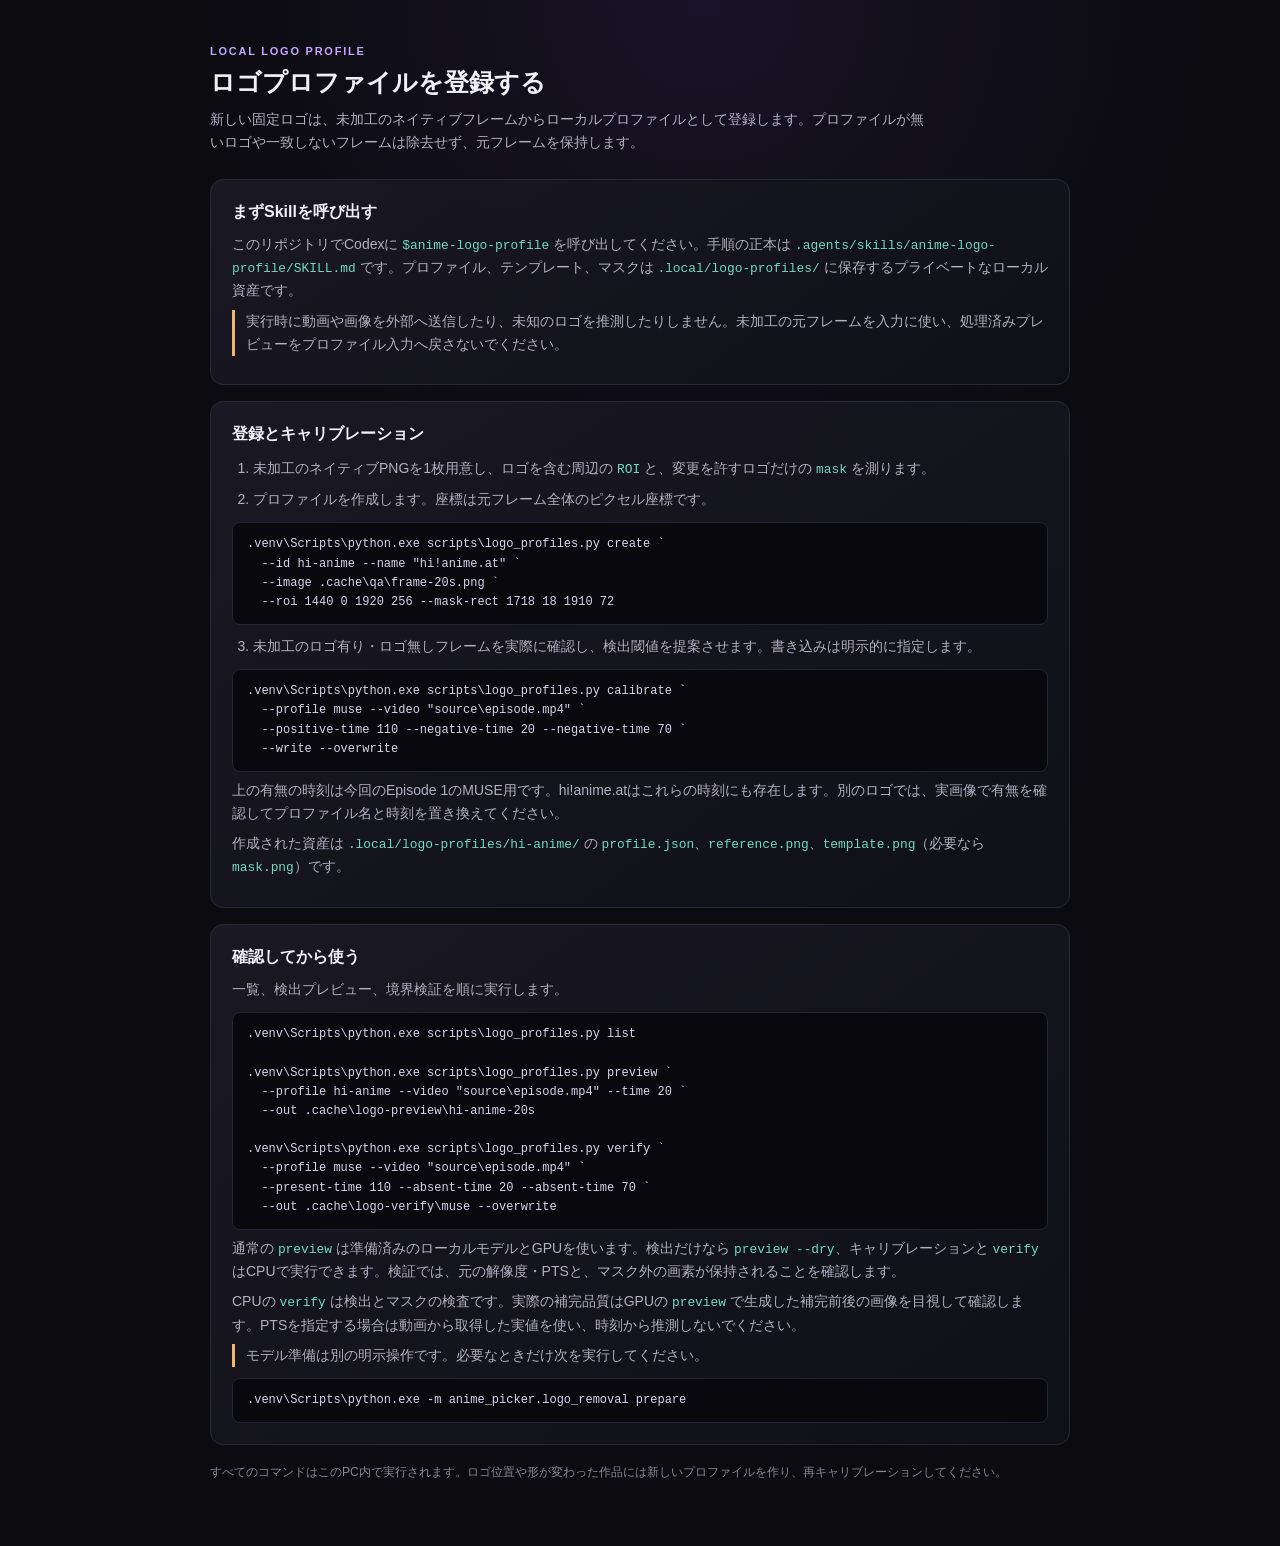
<file: anime_picker/static/logo-help.html>
<!doctype html>
<html lang="ja">
<head>
  <meta charset="utf-8">
  <meta name="viewport" content="width=device-width, initial-scale=1">
  <title>ロゴプロファイル登録 | ANIME FRAME PICKER</title>
  <style>
    :root { color-scheme: dark; --bg: #0b0b10; --panel: #15151e; --line: #2a2938; --text: #f1f0f7; --soft: #b2afc1; --muted: #898497; --purple: #c4a6ff; --mint: #70d9c2; --amber: #f1b56c; }
    * { box-sizing: border-box; }
    body { margin: 0; min-height: 100vh; background: radial-gradient(circle at 55% 0, rgba(110,73,178,.14), transparent 32rem), var(--bg); color: var(--text); font: 14px/1.65 "Yu Gothic UI", "Meiryo UI", "Segoe UI", sans-serif; }
    main { width: min(860px, calc(100% - 32px)); margin: 0 auto; padding: 42px 0 64px; }
    .eyebrow { color: var(--purple); font-size: 11px; letter-spacing: .16em; font-weight: 700; }
    h1 { margin: 7px 0 10px; font-size: 25px; line-height: 1.25; }
    h2 { margin: 0 0 8px; font-size: 16px; }
    p { margin: 7px 0; color: var(--soft); }
    .intro { max-width: 720px; margin-bottom: 24px; }
    section { margin-top: 16px; padding: 19px 21px 21px; border: 1px solid var(--line); border-radius: 13px; background: linear-gradient(145deg, rgba(26,25,36,.98), rgba(16,16,23,.98)); }
    ol { margin: 10px 0 0 21px; padding: 0; color: var(--soft); }
    li + li { margin-top: 8px; }
    code { color: var(--mint); font-family: Consolas, "Cascadia Code", monospace; font-size: .92em; }
    pre { margin: 11px 0 0; overflow-x: auto; padding: 12px 14px; border: 1px solid #252435; border-radius: 8px; background: #08080d; color: #d9d3ed; font: 12px/1.6 Consolas, "Cascadia Code", monospace; white-space: pre-wrap; }
    .note { border-left: 3px solid var(--amber); padding-left: 11px; }
    .local { color: var(--mint); }
    .path { overflow-wrap: anywhere; }
    footer { margin-top: 18px; color: var(--muted); font-size: 12px; }
  </style>
</head>
<body>
  <main>
    <div class="eyebrow">LOCAL LOGO PROFILE</div>
    <h1>ロゴプロファイルを登録する</h1>
    <p class="intro">新しい固定ロゴは、未加工のネイティブフレームからローカルプロファイルとして登録します。プロファイルが無いロゴや一致しないフレームは除去せず、元フレームを保持します。</p>

    <section>
      <h2>まずSkillを呼び出す</h2>
      <p>このリポジトリでCodexに <code>$anime-logo-profile</code> を呼び出してください。手順の正本は <code class="path">.agents/skills/anime-logo-profile/SKILL.md</code> です。プロファイル、テンプレート、マスクは <code>.local/logo-profiles/</code> に保存するプライベートなローカル資産です。</p>
      <p class="note">実行時に動画や画像を外部へ送信したり、未知のロゴを推測したりしません。未加工の元フレームを入力に使い、処理済みプレビューをプロファイル入力へ戻さないでください。</p>
    </section>

    <section>
      <h2>登録とキャリブレーション</h2>
      <ol>
        <li>未加工のネイティブPNGを1枚用意し、ロゴを含む周辺の <code>ROI</code> と、変更を許すロゴだけの <code>mask</code> を測ります。</li>
        <li>プロファイルを作成します。座標は元フレーム全体のピクセル座標です。</li>
      </ol>
      <pre>.venv\Scripts\python.exe scripts\logo_profiles.py create `
  --id hi-anime --name "hi!anime.at" `
  --image .cache\qa\frame-20s.png `
  --roi 1440 0 1920 256 --mask-rect 1718 18 1910 72</pre>
      <ol start="3">
        <li>未加工のロゴ有り・ロゴ無しフレームを実際に確認し、検出閾値を提案させます。書き込みは明示的に指定します。</li>
      </ol>
      <pre>.venv\Scripts\python.exe scripts\logo_profiles.py calibrate `
  --profile muse --video "source\episode.mp4" `
  --positive-time 110 --negative-time 20 --negative-time 70 `
  --write --overwrite</pre>
      <p>上の有無の時刻は今回のEpisode 1のMUSE用です。hi!anime.atはこれらの時刻にも存在します。別のロゴでは、実画像で有無を確認してプロファイル名と時刻を置き換えてください。</p>
      <p>作成された資産は <code class="path">.local/logo-profiles/hi-anime/</code> の <code>profile.json</code>、<code>reference.png</code>、<code>template.png</code>（必要なら <code>mask.png</code>）です。</p>
    </section>

    <section>
      <h2>確認してから使う</h2>
      <p>一覧、検出プレビュー、境界検証を順に実行します。</p>
      <pre>.venv\Scripts\python.exe scripts\logo_profiles.py list

.venv\Scripts\python.exe scripts\logo_profiles.py preview `
  --profile hi-anime --video "source\episode.mp4" --time 20 `
  --out .cache\logo-preview\hi-anime-20s

.venv\Scripts\python.exe scripts\logo_profiles.py verify `
  --profile muse --video "source\episode.mp4" `
  --present-time 110 --absent-time 20 --absent-time 70 `
  --out .cache\logo-verify\muse --overwrite</pre>
      <p>通常の <code>preview</code> は準備済みのローカルモデルとGPUを使います。検出だけなら <code>preview --dry</code>、キャリブレーションと <code>verify</code> はCPUで実行できます。検証では、元の解像度・PTSと、マスク外の画素が保持されることを確認します。</p>
      <p>CPUの <code>verify</code> は検出とマスクの検査です。実際の補完品質はGPUの <code>preview</code> で生成した補完前後の画像を目視して確認します。PTSを指定する場合は動画から取得した実値を使い、時刻から推測しないでください。</p>
      <p class="note">モデル準備は別の明示操作です。必要なときだけ次を実行してください。</p>
      <pre>.venv\Scripts\python.exe -m anime_picker.logo_removal prepare</pre>
    </section>

    <footer>すべてのコマンドはこのPC内で実行されます。ロゴ位置や形が変わった作品には新しいプロファイルを作り、再キャリブレーションしてください。</footer>
  </main>
</body>
</html>
</file>
